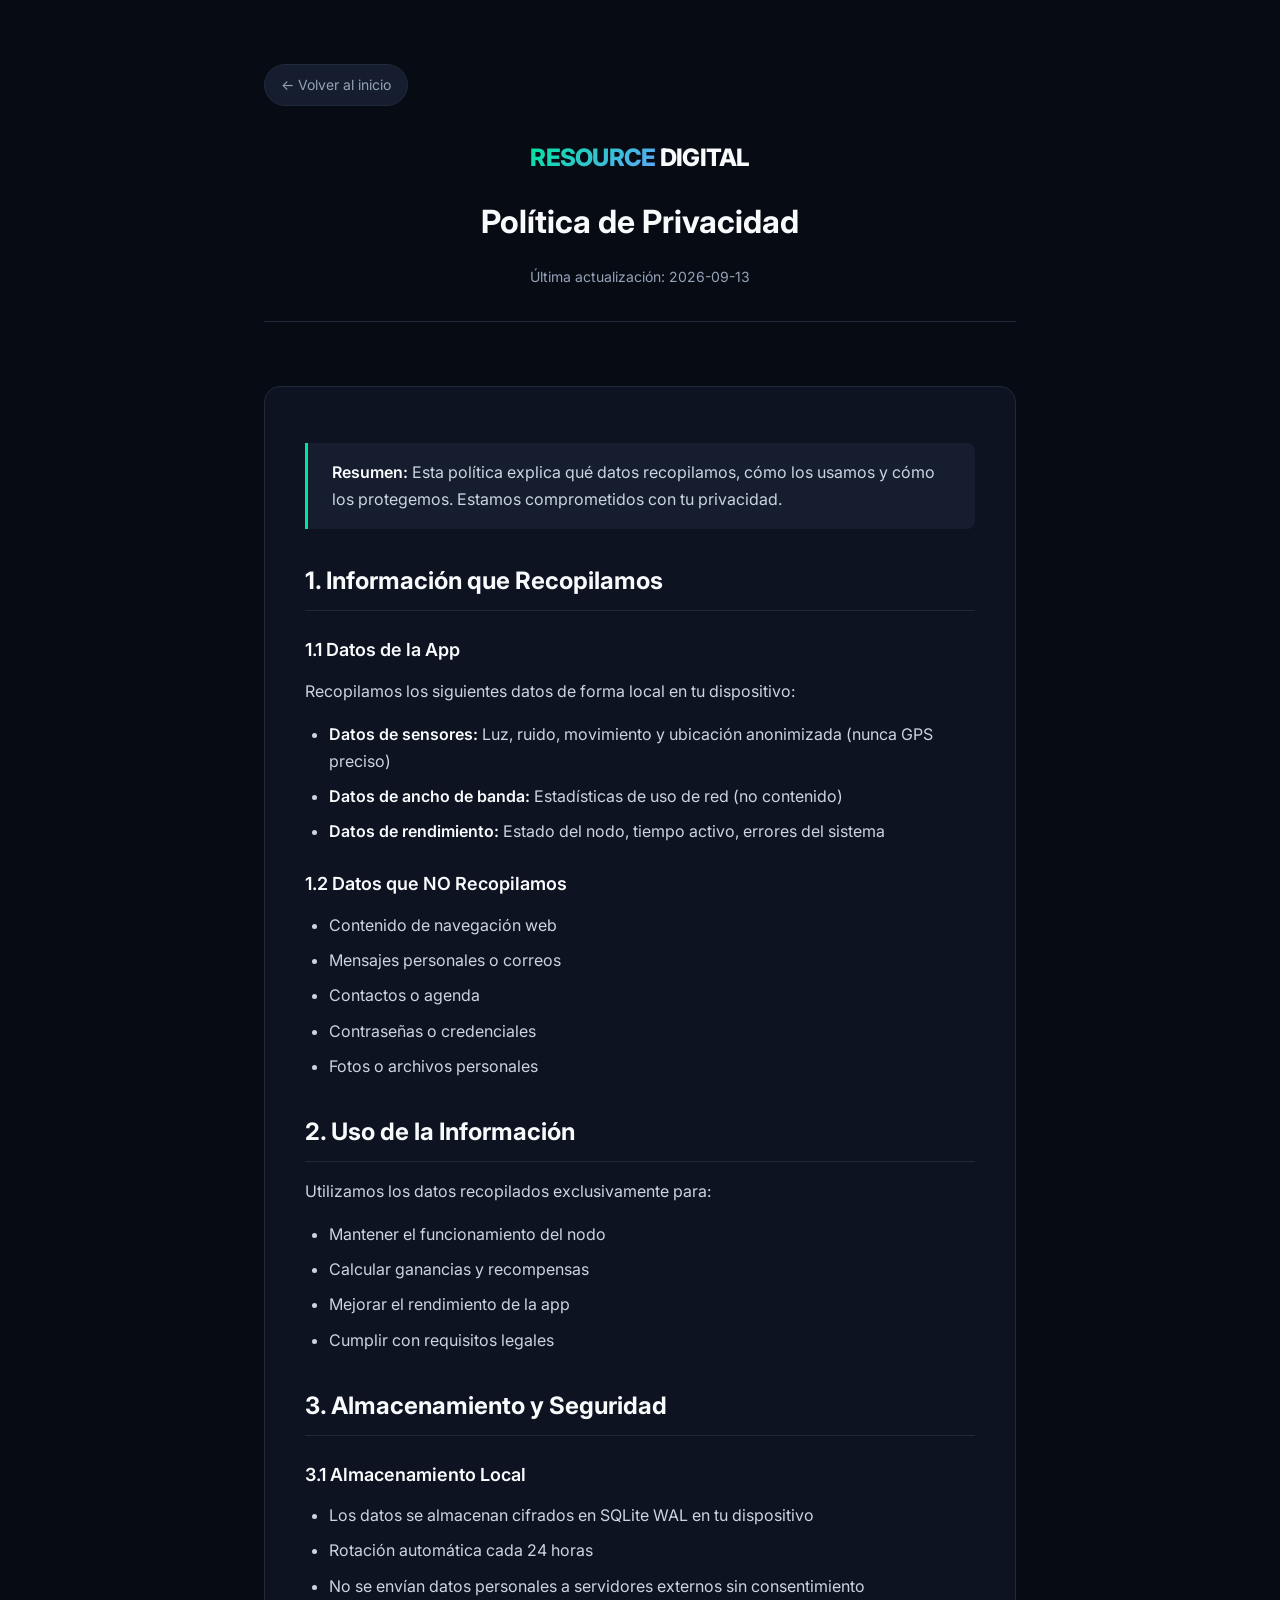
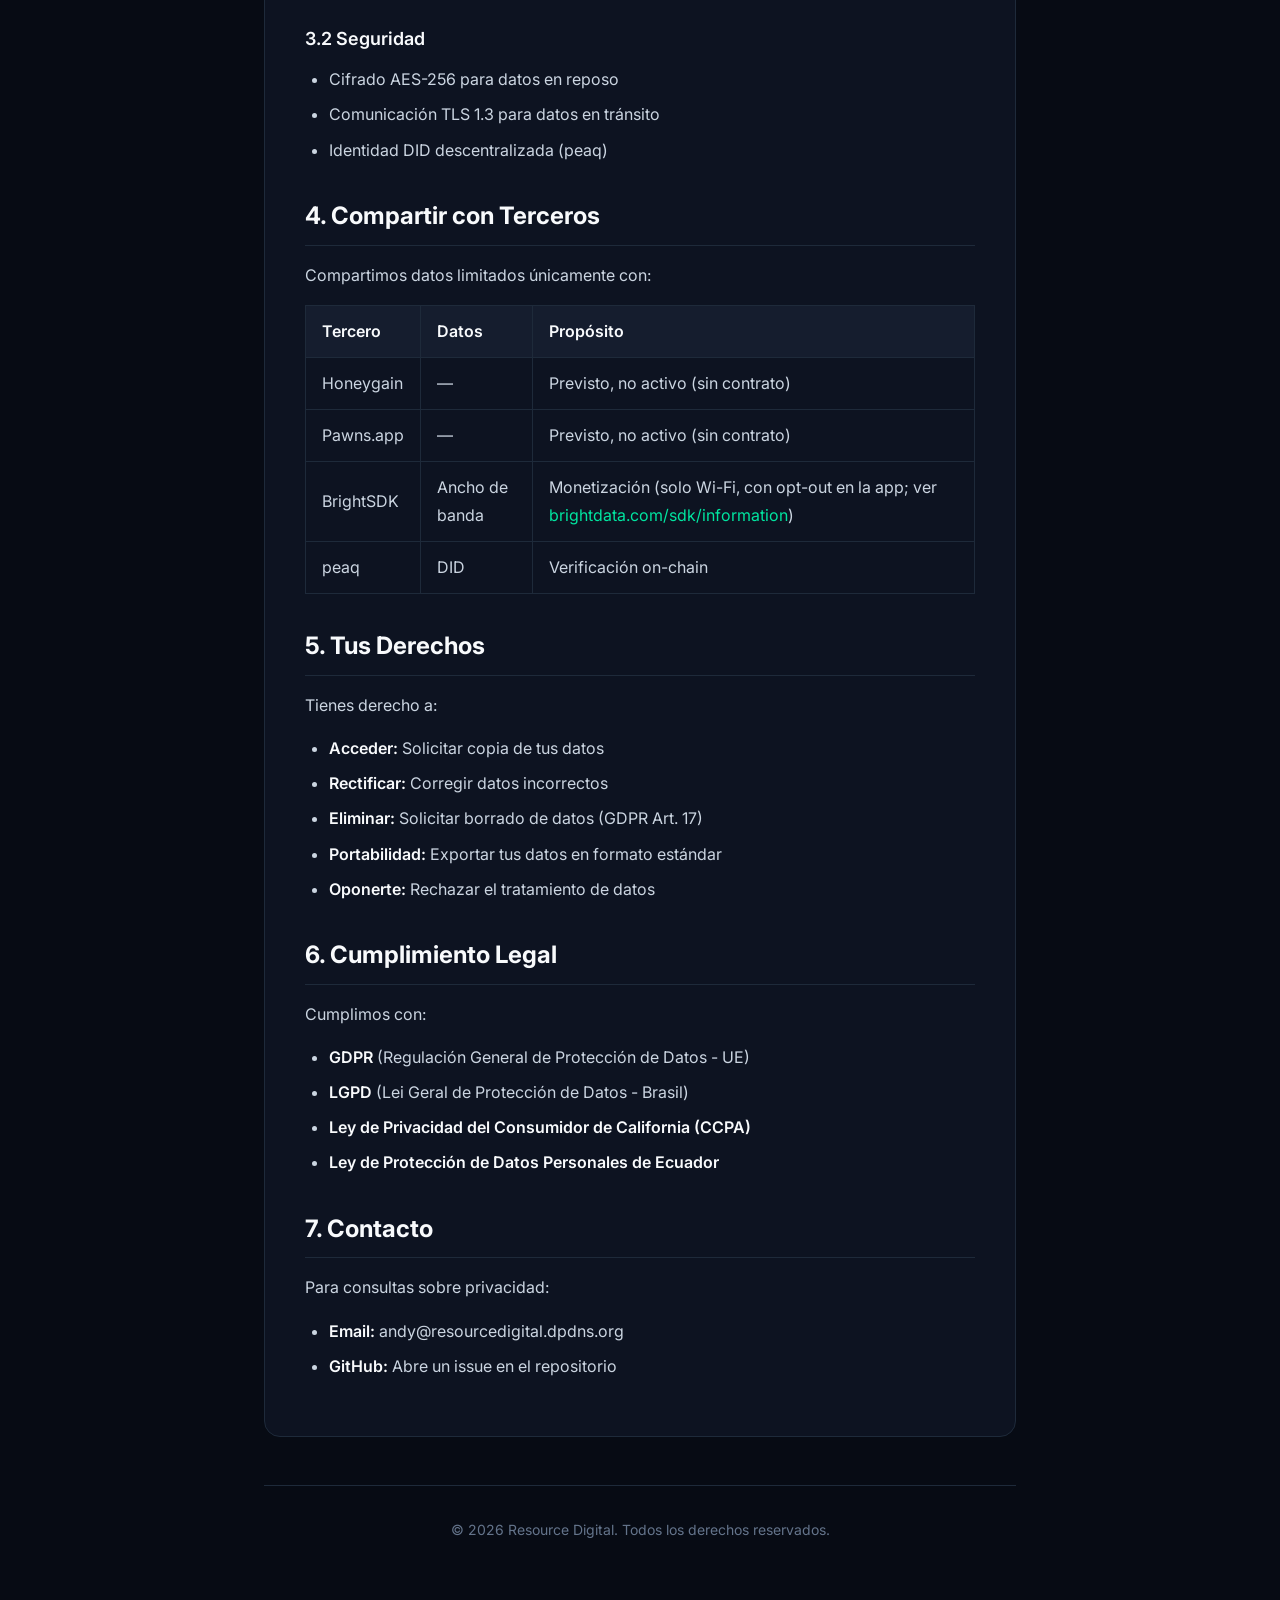
<file: legal/privacy.html>
<!DOCTYPE html>
<html lang="es">
<head>
    <meta charset="UTF-8">
    <meta name="viewport" content="width=device-width, initial-scale=1.0">
    <meta name="description" content="Resource Digital - Política de Privacidad">
    <meta name="theme-color" content="#00e5a0">
    <meta property="og:type" content="website">
    <meta property="og:title" content="Resource Digital | Política de Privacidad">
    <meta property="og:description" content="Política de Privacidad - Resource Digital">
    <title>Resource Digital | Política de Privacidad</title>
    <link rel="icon" type="image/svg+xml" href="../assets/images/favicon.svg">
    <link rel="preconnect" href="https://fonts.googleapis.com">
    <link rel="preconnect" href="https://fonts.gstatic.com" crossorigin>
    <link href="https://fonts.googleapis.com/css2?family=Inter:wght@400;500;600;700;800&family=JetBrains+Mono:wght@400;500&display=swap" rel="stylesheet">
    <style>
        :root {
            --bg-0: #070b14;
            --bg-1: #0d1321;
            --bg-2: #151d2e;
            --bg-3: #1a2540;
            --border: #1e2a3a;
            --border-hover: #2a3a52;
            --text-0: #f8fafc;
            --text-1: #cbd5e1;
            --text-2: #94a3b8;
            --text-3: #64748b;
            --accent: #00e5a0;
            --accent-dim: #00b884;
            --accent-glow: rgba(0, 229, 160, 0.12);
            --accent-glow-strong: rgba(0, 229, 160, 0.25);
            --warning: #fbbf24;
            --danger: #f87171;
            --info: #60a5fa;
            --future: #a78bfa;
            --gradient-primary: linear-gradient(135deg, var(--accent) 0%, var(--info) 100%);
            --font-sans: 'Inter', -apple-system, BlinkMacSystemFont, 'Segoe UI', sans-serif;
            --font-mono: 'JetBrains Mono', 'Fira Code', 'SF Mono', monospace;
            --fs-xs: 0.75rem;
            --fs-sm: 0.875rem;
            --fs-base: 1rem;
            --fs-lg: 1.125rem;
            --fs-xl: 1.5rem;
            --fs-2xl: 2rem;
            --fs-3xl: 2.75rem;
            --space-1: 0.25rem;
            --space-2: 0.5rem;
            --space-3: 0.75rem;
            --space-4: 1rem;
            --space-5: 1.25rem;
            --space-6: 1.5rem;
            --space-8: 2rem;
            --space-10: 2.5rem;
            --space-12: 3rem;
            --space-16: 4rem;
            --radius-sm: 8px;
            --radius-md: 12px;
            --radius-lg: 16px;
            --shadow-sm: 0 1px 3px rgba(0,0,0,0.4);
            --shadow-md: 0 4px 16px rgba(0,0,0,0.5);
            --shadow-lg: 0 12px 40px rgba(0,0,0,0.6);
            --shadow-glow: 0 0 32px var(--accent-glow);
            --ease: cubic-bezier(0.4, 0, 0.2, 1);
            --dur-fast: 150ms;
            --dur: 250ms;
            --dur-slow: 400ms;
        }
        *, *::before, *::after { box-sizing: border-box; margin: 0; padding: 0; }
        html { scroll-behavior: smooth; }
        body {
            font-family: var(--font-sans);
            background: var(--bg-0);
            color: var(--text-1);
            line-height: 1.7;
            -webkit-font-smoothing: antialiased;
            min-height: 100vh;
        }
        ::selection { background: var(--accent); color: var(--bg-0); }
        ::-webkit-scrollbar { width: 10px; }
        ::-webkit-scrollbar-track { background: var(--bg-0); }
        ::-webkit-scrollbar-thumb { background: var(--bg-3); border-radius: 5px; border: 2px solid var(--bg-0); }
        ::-webkit-scrollbar-thumb:hover { background: var(--accent-dim); }
        a { color: var(--accent); text-decoration: none; }
        a:hover { text-decoration: underline; }
        
        /* LAYOUT */
        .legal-container {
            max-width: 800px;
            margin: 0 auto;
            padding: var(--space-16) var(--space-6);
        }
        
        /* HEADER */
        .legal-header {
            text-align: center;
            margin-bottom: var(--space-16);
            padding-bottom: var(--space-8);
            border-bottom: 1px solid var(--border);
        }
        .legal-header__brand {
            font-size: var(--fs-xl);
            font-weight: 800;
            color: var(--text-0);
            text-transform: uppercase;
            letter-spacing: -0.03em;
            margin-bottom: var(--space-4);
        }
        .legal-header__brand-accent {
            background: var(--gradient-primary);
            -webkit-background-clip: text;
            -webkit-text-fill-color: transparent;
            background-clip: text;
        }
        .legal-header__title {
            font-size: var(--fs-2xl);
            font-weight: 700;
            color: var(--text-0);
            margin-bottom: var(--space-4);
        }
        .legal-header__subtitle {
            color: var(--text-2);
            font-size: var(--fs-sm);
        }
        
        /* CONTENT */
        .legal-content {
            background: var(--bg-1);
            border: 1px solid var(--border);
            border-radius: var(--radius-lg);
            padding: var(--space-10);
        }
        .legal-content h2 {
            font-size: var(--fs-xl);
            font-weight: 700;
            color: var(--text-0);
            margin: var(--space-8) 0 var(--space-4);
            padding-bottom: var(--space-2);
            border-bottom: 1px solid var(--border);
        }
        .legal-content h2:first-child { margin-top: 0; }
        .legal-content h3 {
            font-size: var(--fs-lg);
            font-weight: 600;
            color: var(--text-0);
            margin: var(--space-6) 0 var(--space-3);
        }
        .legal-content p {
            margin-bottom: var(--space-4);
            color: var(--text-1);
        }
        .legal-content ul, .legal-content ol {
            margin-bottom: var(--space-4);
            padding-left: var(--space-6);
        }
        .legal-content li {
            margin-bottom: var(--space-2);
            color: var(--text-1);
        }
        .legal-content strong { color: var(--text-0); font-weight: 600; }
        .legal-content blockquote {
            background: var(--bg-2);
            border-left: 3px solid var(--accent);
            padding: var(--space-4) var(--space-6);
            margin: var(--space-4) 0;
            border-radius: 0 var(--radius-sm) var(--radius-sm) 0;
        }
        .legal-content table {
            width: 100%;
            border-collapse: collapse;
            margin: var(--space-4) 0;
        }
        .legal-content th, .legal-content td {
            padding: var(--space-3) var(--space-4);
            text-align: left;
            border: 1px solid var(--border);
        }
        .legal-content th {
            background: var(--bg-2);
            color: var(--text-0);
            font-weight: 600;
        }
        .legal-content td { color: var(--text-1); }
        
        /* FOOTER */
        .legal-footer {
            text-align: center;
            margin-top: var(--space-12);
            padding-top: var(--space-8);
            border-top: 1px solid var(--border);
        }
        .legal-footer p {
            color: var(--text-3);
            font-size: var(--fs-sm);
        }
        
        /* BACK LINK */
        .back-link {
            display: inline-flex;
            align-items: center;
            gap: var(--space-2);
            margin-bottom: var(--space-8);
            padding: var(--space-2) var(--space-4);
            background: var(--bg-2);
            border: 1px solid var(--border);
            border-radius: 999px;
            font-size: var(--fs-sm);
            color: var(--text-2);
            transition: all var(--dur) var(--ease);
        }
        .back-link:hover {
            background: var(--bg-3);
            border-color: var(--accent);
            color: var(--accent);
            text-decoration: none;
        }
    </style>
</head>
<body>
    <div class="legal-container">
        <a href="../" class="back-link">← Volver al inicio</a>
        
        <header class="legal-header">
            <div class="legal-header__brand">
                <span class="legal-header__brand-accent">RESOURCE</span> DIGITAL
            </div>
            <h1 class="legal-header__title">Política de Privacidad</h1>
            <p class="legal-header__subtitle">Última actualización: 2026-09-13</p>
        </header>
        
        <main class="legal-content">
            
<blockquote>
<strong>Resumen:</strong> Esta política explica qué datos recopilamos, cómo los usamos y cómo los protegemos. Estamos comprometidos con tu privacidad.
</blockquote>

<h2>1. Información que Recopilamos</h2>

<h3>1.1 Datos de la App</h3>
<p>Recopilamos los siguientes datos de forma local en tu dispositivo:</p>
<ul>
<li><strong>Datos de sensores:</strong> Luz, ruido, movimiento y ubicación anonimizada (nunca GPS preciso)</li>
<li><strong>Datos de ancho de banda:</strong> Estadísticas de uso de red (no contenido)</li>
<li><strong>Datos de rendimiento:</strong> Estado del nodo, tiempo activo, errores del sistema</li>
</ul>

<h3>1.2 Datos que NO Recopilamos</h3>
<ul>
<li>Contenido de navegación web</li>
<li>Mensajes personales o correos</li>
<li>Contactos o agenda</li>
<li>Contraseñas o credenciales</li>
<li>Fotos o archivos personales</li>
</ul>

<h2>2. Uso de la Información</h2>
<p>Utilizamos los datos recopilados exclusivamente para:</p>
<ul>
<li>Mantener el funcionamiento del nodo</li>
<li>Calcular ganancias y recompensas</li>
<li>Mejorar el rendimiento de la app</li>
<li>Cumplir con requisitos legales</li>
</ul>

<h2>3. Almacenamiento y Seguridad</h2>

<h3>3.1 Almacenamiento Local</h3>
<ul>
<li>Los datos se almacenan cifrados en SQLite WAL en tu dispositivo</li>
<li>Rotación automática cada 24 horas</li>
<li>No se envían datos personales a servidores externos sin consentimiento</li>
</ul>

<h3>3.2 Seguridad</h3>
<ul>
<li>Cifrado AES-256 para datos en reposo</li>
<li>Comunicación TLS 1.3 para datos en tránsito</li>
<li>Identidad DID descentralizada (peaq)</li>
</ul>

<h2>4. Compartir con Terceros</h2>
<p>Compartimos datos limitados únicamente con:</p>
<table>
<tr><th>Tercero</th><th>Datos</th><th>Propósito</th></tr>
<tr><td>Honeygain</td><td>—</td><td>Previsto, no activo (sin contrato)</td></tr>
<tr><td>Pawns.app</td><td>—</td><td>Previsto, no activo (sin contrato)</td></tr>
<tr><td>BrightSDK</td><td>Ancho de banda</td><td>Monetización (solo Wi-Fi, con opt-out en la app; ver <a href="https://brightdata.com/sdk/information">brightdata.com/sdk/information</a>)</td></tr>
<tr><td>peaq</td><td>DID</td><td>Verificación on-chain</td></tr>
</table>

<h2>5. Tus Derechos</h2>
<p>Tienes derecho a:</p>
<ul>
<li><strong>Acceder:</strong> Solicitar copia de tus datos</li>
<li><strong>Rectificar:</strong> Corregir datos incorrectos</li>
<li><strong>Eliminar:</strong> Solicitar borrado de datos (GDPR Art. 17)</li>
<li><strong>Portabilidad:</strong> Exportar tus datos en formato estándar</li>
<li><strong>Oponerte:</strong> Rechazar el tratamiento de datos</li>
</ul>

<h2>6. Cumplimiento Legal</h2>
<p>Cumplimos con:</p>
<ul>
<li><strong>GDPR</strong> (Regulación General de Protección de Datos - UE)</li>
<li><strong>LGPD</strong> (Lei Geral de Protección de Datos - Brasil)</li>
<li><strong>Ley de Privacidad del Consumidor de California (CCPA)</strong></li>
<li><strong>Ley de Protección de Datos Personales de Ecuador</strong></li>
</ul>

<h2>7. Contacto</h2>
<p>Para consultas sobre privacidad:</p>
<ul>
<li><strong>Email:</strong> andy@resourcedigital.dpdns.org</li>
<li><strong>GitHub:</strong> Abre un issue en el repositorio</li>
</ul>

        </main>
        
        <footer class="legal-footer">
            <p>© 2026 Resource Digital. Todos los derechos reservados.</p>
        </footer>
    </div>
</body>
</html>
</file>
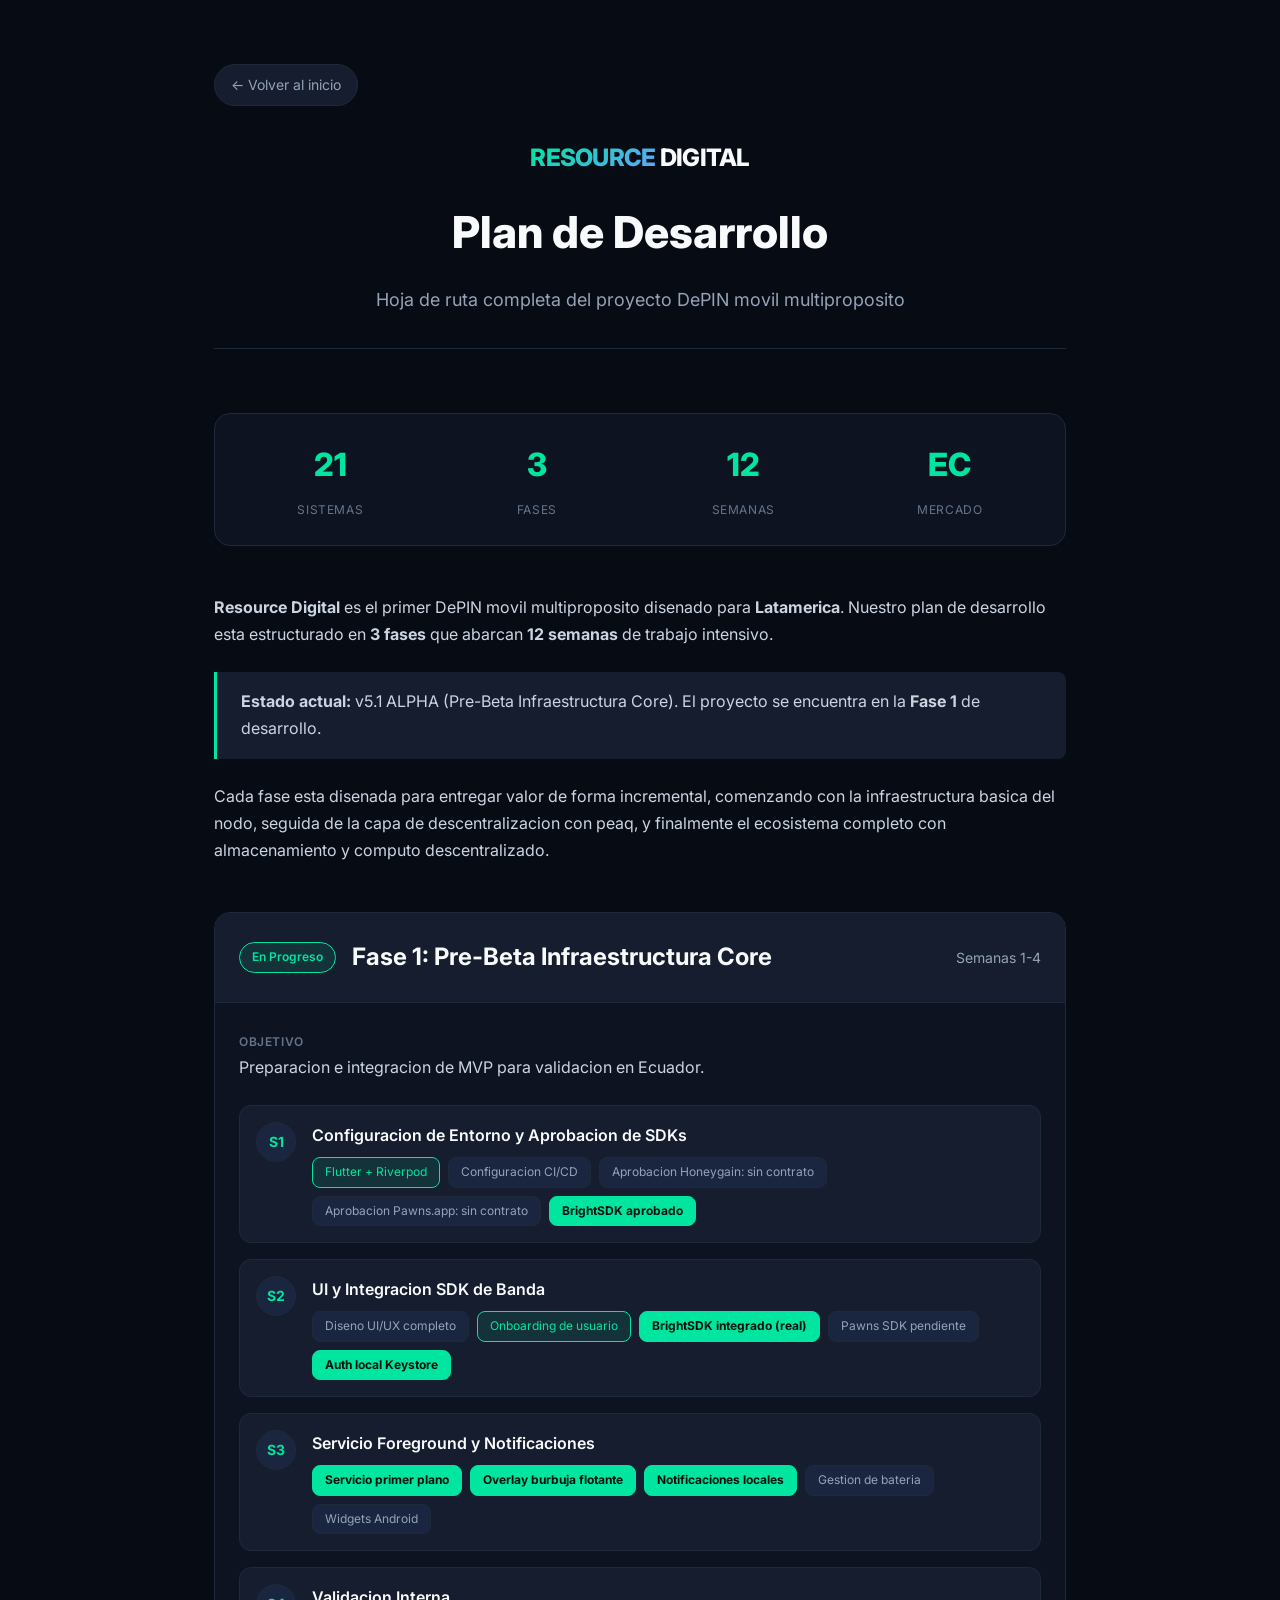
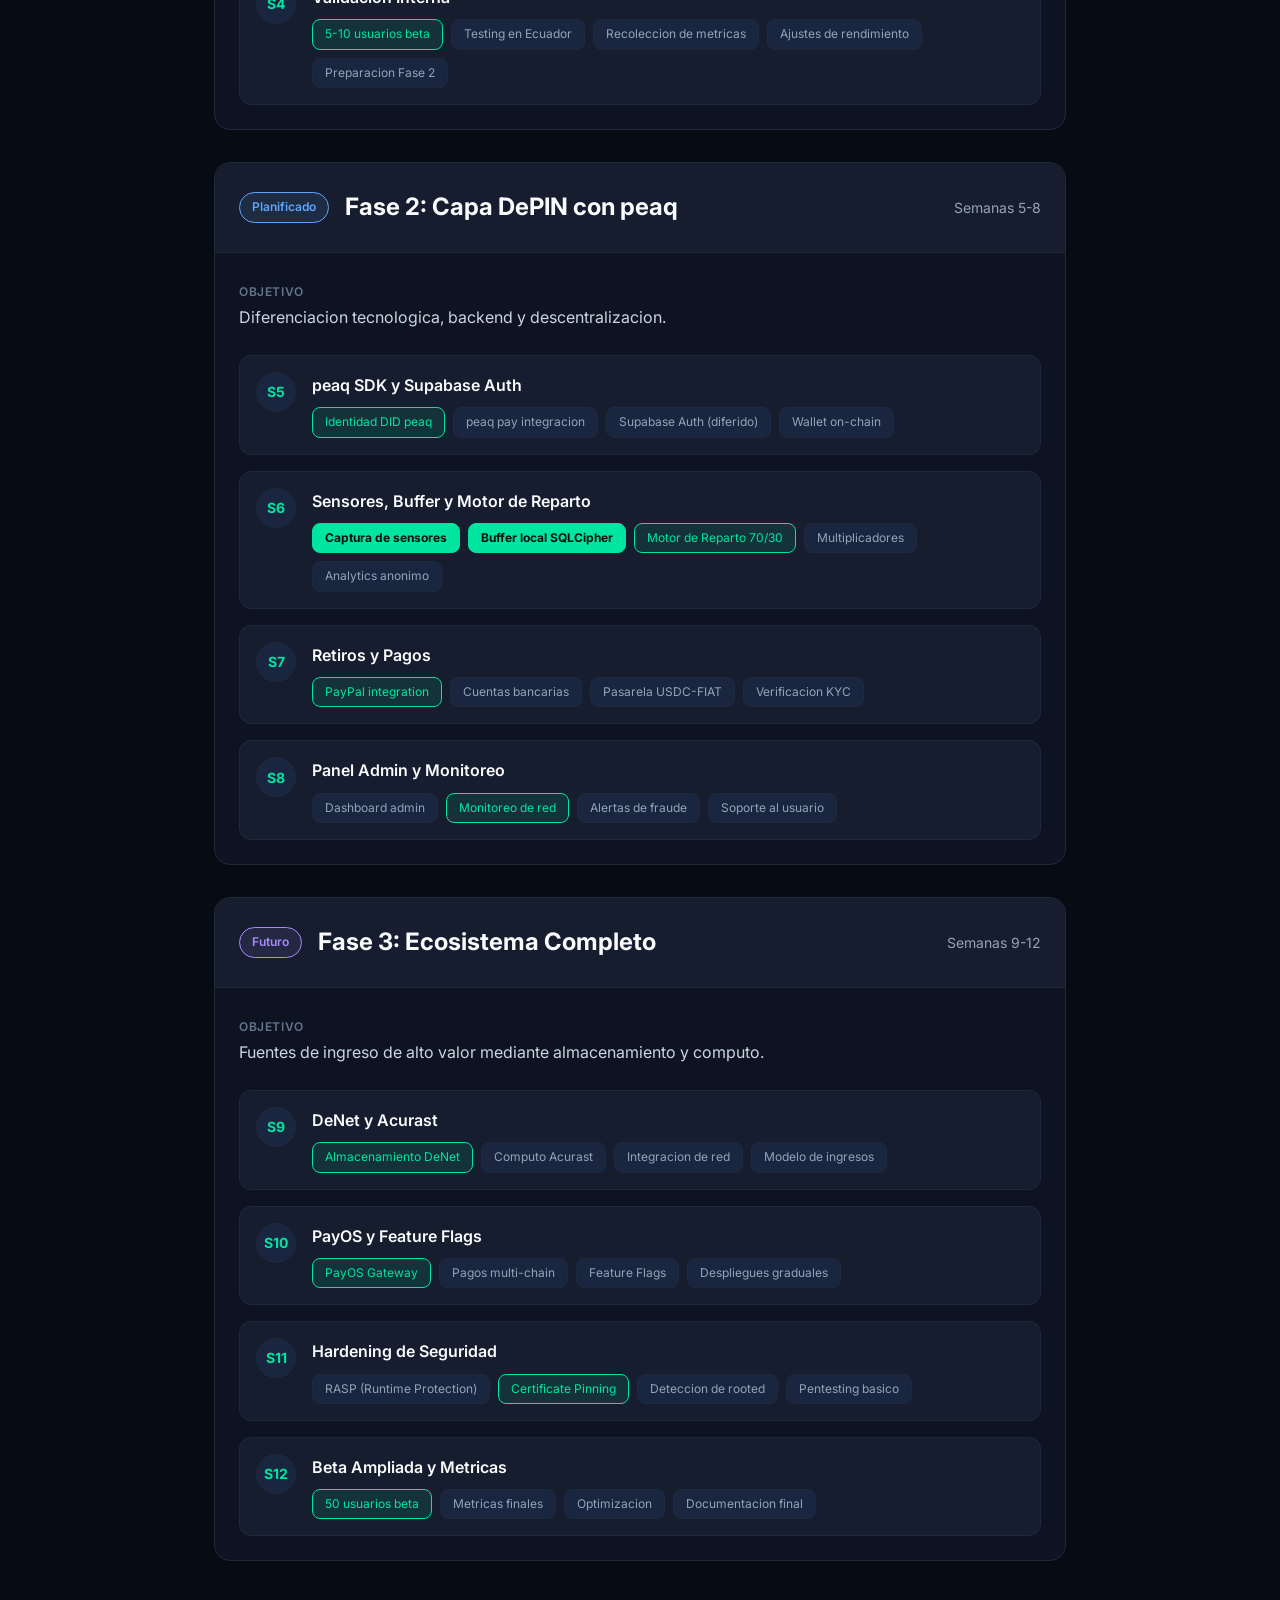
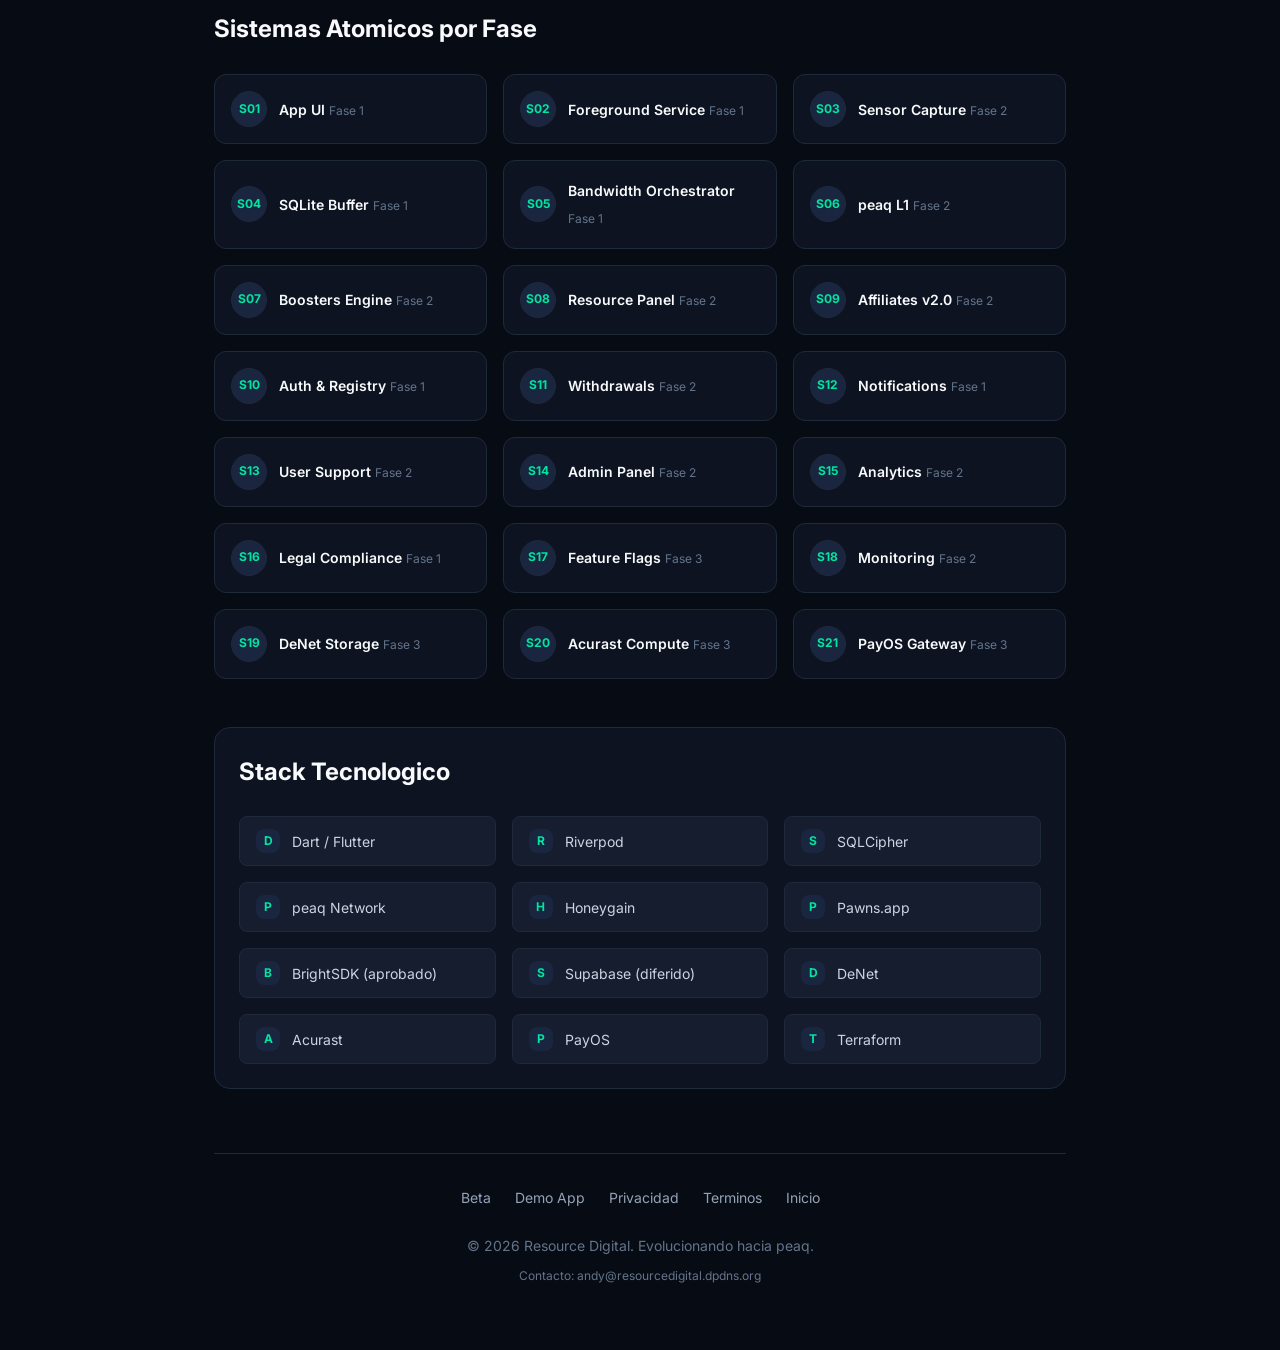
<file: legal/roadmap.html>
<!DOCTYPE html>
<html lang="es">
<head>
    <meta charset="UTF-8">
    <meta name="viewport" content="width=device-width, initial-scale=1.0">
    <meta name="description" content="Resource Digital - Plan de Desarrollo. Conoce nuestra hoja de ruta, fases y el progreso del proyecto.">
    <meta name="theme-color" content="#00e5a0">
    <meta property="og:type" content="website">
    <meta property="og:title" content="Resource Digital | Plan de Desarrollo">
    <meta property="og:description" content="Plan de Desarrollo completo - Resource Digital">
    <title>Resource Digital | Plan de Desarrollo</title>
    <link rel="icon" type="image/svg+xml" href="../assets/images/favicon.svg">
    <link rel="preconnect" href="https://fonts.googleapis.com">
    <link rel="preconnect" href="https://fonts.gstatic.com" crossorigin>
    <link href="https://fonts.googleapis.com/css2?family=Inter:wght@400;500;600;700;800&family=JetBrains+Mono:wght@400;500&display=swap" rel="stylesheet">
    <style>
        :root {
            --bg-0: #070b14;
            --bg-1: #0d1321;
            --bg-2: #151d2e;
            --bg-3: #1a2540;
            --border: #1e2a3a;
            --border-hover: #2a3a52;
            --text-0: #f8fafc;
            --text-1: #cbd5e1;
            --text-2: #94a3b8;
            --text-3: #64748b;
            --accent: #00e5a0;
            --accent-dim: #00b884;
            --accent-glow: rgba(0, 229, 160, 0.12);
            --warning: #fbbf24;
            --danger: #f87171;
            --info: #60a5fa;
            --future: #a78bfa;
            --gradient-primary: linear-gradient(135deg, var(--accent) 0%, var(--info) 100%);
            --font-sans: 'Inter', -apple-system, BlinkMacSystemFont, 'Segoe UI', sans-serif;
            --font-mono: 'JetBrains Mono', 'Fira Code', 'SF Mono', monospace;
            --fs-xs: 0.75rem;
            --fs-sm: 0.875rem;
            --fs-base: 1rem;
            --fs-lg: 1.125rem;
            --fs-xl: 1.5rem;
            --fs-2xl: 2rem;
            --fs-3xl: 2.75rem;
            --space-1: 0.25rem;
            --space-2: 0.5rem;
            --space-3: 0.75rem;
            --space-4: 1rem;
            --space-5: 1.25rem;
            --space-6: 1.5rem;
            --space-8: 2rem;
            --space-10: 2.5rem;
            --space-12: 3rem;
            --space-16: 4rem;
            --radius-sm: 8px;
            --radius-md: 12px;
            --radius-lg: 16px;
            --shadow-sm: 0 1px 3px rgba(0,0,0,0.4);
            --shadow-md: 0 4px 16px rgba(0,0,0,0.5);
            --shadow-lg: 0 12px 40px rgba(0,0,0,0.6);
            --shadow-glow: 0 0 32px var(--accent-glow);
            --ease: cubic-bezier(0.4, 0, 0.2, 1);
            --dur-fast: 150ms;
            --dur: 250ms;
            --dur-slow: 400ms;
        }
        *, *::before, *::after { box-sizing: border-box; margin: 0; padding: 0; }
        html { scroll-behavior: smooth; }
        body {
            font-family: var(--font-sans);
            background: var(--bg-0);
            color: var(--text-1);
            line-height: 1.7;
            -webkit-font-smoothing: antialiased;
            min-height: 100vh;
        }
        ::selection { background: var(--accent); color: var(--bg-0); }
        a { color: var(--accent); text-decoration: none; }
        a:hover { text-decoration: underline; }

        /* BACK LINK */
        .back-link {
            display: inline-flex;
            align-items: center;
            gap: var(--space-2);
            margin-bottom: var(--space-8);
            padding: var(--space-2) var(--space-4);
            background: var(--bg-2);
            border: 1px solid var(--border);
            border-radius: 999px;
            font-size: var(--fs-sm);
            color: var(--text-2);
            transition: all var(--dur) var(--ease);
        }
        .back-link:hover {
            background: var(--bg-3);
            border-color: var(--accent);
            color: var(--accent);
            text-decoration: none;
        }

        /* CONTAINER */
        .roadmap-container {
            max-width: 900px;
            margin: 0 auto;
            padding: var(--space-16) var(--space-6);
        }

        /* HEADER */
        .roadmap-header {
            text-align: center;
            margin-bottom: var(--space-16);
            padding-bottom: var(--space-8);
            border-bottom: 1px solid var(--border);
        }
        .roadmap-header__brand {
            font-size: var(--fs-xl);
            font-weight: 800;
            color: var(--text-0);
            text-transform: uppercase;
            letter-spacing: -0.03em;
            margin-bottom: var(--space-4);
        }
        .roadmap-header__brand-accent {
            background: var(--gradient-primary);
            -webkit-background-clip: text;
            -webkit-text-fill-color: transparent;
            background-clip: text;
        }
        .roadmap-header__title {
            font-size: var(--fs-3xl);
            font-weight: 800;
            color: var(--text-0);
            margin-bottom: var(--space-4);
        }
        .roadmap-header__subtitle {
            color: var(--text-2);
            font-size: var(--fs-lg);
        }

        /* STATUS BAR */
        .status-bar {
            background: var(--bg-1);
            border: 1px solid var(--border);
            border-radius: var(--radius-lg);
            padding: var(--space-6);
            margin-bottom: var(--space-12);
        }
        .status-bar__grid {
            display: grid;
            grid-template-columns: repeat(4, 1fr);
            gap: var(--space-6);
            text-align: center;
        }
        .status-bar__item {
            display: flex;
            flex-direction: column;
            align-items: center;
            gap: var(--space-2);
        }
        .status-bar__value {
            font-size: var(--fs-2xl);
            font-weight: 800;
            color: var(--accent);
        }
        .status-bar__label {
            font-size: var(--fs-xs);
            color: var(--text-3);
            text-transform: uppercase;
            letter-spacing: 0.05em;
        }

        /* INTRO */
        .intro-section {
            margin-bottom: var(--space-12);
        }
        .intro-section p {
            margin-bottom: var(--space-4);
            color: var(--text-1);
        }
        .intro-section__highlight {
            background: var(--bg-2);
            border-left: 3px solid var(--accent);
            padding: var(--space-4) var(--space-6);
            border-radius: 0 var(--radius-sm) var(--radius-sm) 0;
            margin: var(--space-6) 0;
        }

        /* PHASES */
        .phase {
            background: var(--bg-1);
            border: 1px solid var(--border);
            border-radius: var(--radius-lg);
            margin-bottom: var(--space-8);
            overflow: hidden;
        }
        .phase__header {
            display: flex;
            align-items: center;
            justify-content: space-between;
            padding: var(--space-6);
            background: var(--bg-2);
            border-bottom: 1px solid var(--border);
        }
        .phase__header-left {
            display: flex;
            align-items: center;
            gap: var(--space-4);
        }
        .phase__badge {
            display: inline-flex;
            align-items: center;
            gap: var(--space-2);
            padding: var(--space-1) var(--space-3);
            background: var(--bg-3);
            border: 1px solid var(--border);
            border-radius: 999px;
            font-size: var(--fs-xs);
            font-weight: 600;
            color: var(--text-2);
        }
        .phase__badge--active {
            background: rgba(0, 229, 160, 0.1);
            border-color: var(--accent);
            color: var(--accent);
        }
        .phase__badge--progress {
            background: rgba(96, 165, 250, 0.1);
            border-color: var(--info);
            color: var(--info);
        }
        .phase__badge--planned {
            background: rgba(167, 139, 250, 0.1);
            border-color: var(--future);
            color: var(--future);
        }
        .phase__title {
            font-size: var(--fs-xl);
            font-weight: 700;
            color: var(--text-0);
        }
        .phase__timeline {
            font-size: var(--fs-sm);
            color: var(--text-2);
        }
        .phase__body {
            padding: var(--space-6);
        }
        .phase__objective {
            margin-bottom: var(--space-6);
        }
        .phase__objective-label {
            font-size: var(--fs-xs);
            font-weight: 600;
            color: var(--text-3);
            text-transform: uppercase;
            letter-spacing: 0.05em;
            margin-bottom: var(--space-2);
        }
        .phase__objective-text {
            font-size: var(--fs-base);
            color: var(--text-1);
        }

        /* WEEKS */
        .weeks-grid {
            display: grid;
            gap: var(--space-4);
        }
        .week {
            display: flex;
            gap: var(--space-4);
            padding: var(--space-4);
            background: var(--bg-2);
            border: 1px solid var(--border);
            border-radius: var(--radius-md);
            transition: all var(--dur) var(--ease);
        }
        .week:hover {
            border-color: var(--accent);
            background: var(--bg-3);
        }
        .week__number {
            display: flex;
            align-items: center;
            justify-content: center;
            min-width: 40px;
            height: 40px;
            background: var(--bg-3);
            border: 1px solid var(--border);
            border-radius: 50%;
            font-size: var(--fs-sm);
            font-weight: 700;
            color: var(--accent);
        }
        .week__content {
            flex: 1;
        }
        .week__title {
            font-size: var(--fs-base);
            font-weight: 600;
            color: var(--text-0);
            margin-bottom: var(--space-2);
        }
        .week__tasks {
            display: flex;
            flex-wrap: wrap;
            gap: var(--space-2);
        }
        .week__task {
            display: inline-flex;
            align-items: center;
            gap: var(--space-1);
            padding: var(--space-1) var(--space-3);
            background: var(--bg-3);
            border: 1px solid var(--border);
            border-radius: var(--radius-sm);
            font-size: var(--fs-xs);
            color: var(--text-2);
        }
        .week__task--highlight {
            background: rgba(0, 229, 160, 0.1);
            border-color: var(--accent);
            color: var(--accent);
        }
        .week__task--done {
            background: var(--accent);
            border-color: var(--accent);
            color: #04120c;
            font-weight: 700;
        }

        /* SYSTEMS */
        .systems-section {
            margin-top: var(--space-12);
        }
        .systems-section__title {
            font-size: var(--fs-xl);
            font-weight: 700;
            color: var(--text-0);
            margin-bottom: var(--space-6);
        }
        .systems-grid {
            display: grid;
            grid-template-columns: repeat(auto-fill, minmax(250px, 1fr));
            gap: var(--space-4);
        }
        .system-card {
            display: flex;
            align-items: center;
            gap: var(--space-3);
            padding: var(--space-4);
            background: var(--bg-1);
            border: 1px solid var(--border);
            border-radius: var(--radius-md);
            transition: all var(--dur) var(--ease);
        }
        .system-card:hover {
            border-color: var(--accent);
            background: var(--bg-2);
        }
        .system-card__badge {
            display: flex;
            align-items: center;
            justify-content: center;
            min-width: 36px;
            height: 36px;
            background: var(--bg-3);
            border: 1px solid var(--border);
            border-radius: 50%;
            font-size: var(--fs-xs);
            font-weight: 700;
            color: var(--accent);
        }
        .system-card__info {
            flex: 1;
        }
        .system-card__name {
            font-size: var(--fs-sm);
            font-weight: 600;
            color: var(--text-0);
        }
        .system-card__phase {
            font-size: var(--fs-xs);
            color: var(--text-3);
        }

        /* TECH STACK */
        .tech-section {
            margin-top: var(--space-12);
            padding: var(--space-6);
            background: var(--bg-1);
            border: 1px solid var(--border);
            border-radius: var(--radius-lg);
        }
        .tech-section__title {
            font-size: var(--fs-xl);
            font-weight: 700;
            color: var(--text-0);
            margin-bottom: var(--space-6);
        }
        .tech-grid {
            display: grid;
            grid-template-columns: repeat(auto-fill, minmax(200px, 1fr));
            gap: var(--space-4);
        }
        .tech-item {
            display: flex;
            align-items: center;
            gap: var(--space-3);
            padding: var(--space-3) var(--space-4);
            background: var(--bg-2);
            border: 1px solid var(--border);
            border-radius: var(--radius-sm);
            font-size: var(--fs-sm);
            color: var(--text-1);
        }
        .tech-item__icon {
            width: 24px;
            height: 24px;
            display: flex;
            align-items: center;
            justify-content: center;
            background: var(--bg-3);
            border-radius: var(--radius-sm);
            font-size: var(--fs-xs);
            font-weight: 700;
            color: var(--accent);
        }

        /* FOOTER */
        .roadmap-footer {
            text-align: center;
            margin-top: var(--space-16);
            padding-top: var(--space-8);
            border-top: 1px solid var(--border);
        }
        .roadmap-footer p {
            color: var(--text-3);
            font-size: var(--fs-sm);
        }
        .roadmap-footer__links {
            display: flex;
            justify-content: center;
            gap: var(--space-6);
            margin-bottom: var(--space-6);
        }
        .roadmap-footer__links a {
            color: var(--text-2);
            font-size: var(--fs-sm);
            transition: color var(--dur-fast) var(--ease);
        }
        .roadmap-footer__links a:hover {
            color: var(--accent);
        }

        /* RESPONSIVE */
        @media (max-width: 768px) {
            .status-bar__grid {
                grid-template-columns: repeat(2, 1fr);
            }
            .systems-grid {
                grid-template-columns: 1fr;
            }
            .tech-grid {
                grid-template-columns: 1fr;
            }
            .phase__header {
                flex-direction: column;
                align-items: flex-start;
                gap: var(--space-3);
            }
        }
    </style>
</head>
<body>
    <div class="roadmap-container">
        <a href="../" class="back-link">← Volver al inicio</a>
        
        <header class="roadmap-header">
            <div class="roadmap-header__brand">
                <span class="roadmap-header__brand-accent">RESOURCE</span> DIGITAL
            </div>
            <h1 class="roadmap-header__title">Plan de Desarrollo</h1>
            <p class="roadmap-header__subtitle">Hoja de ruta completa del proyecto DePIN movil multiproposito</p>
        </header>

<main>

        <!-- STATUS BAR -->
        <div class="status-bar">
            <div class="status-bar__grid">
                <div class="status-bar__item">
                    <span class="status-bar__value">21</span>
                    <span class="status-bar__label">Sistemas</span>
                </div>
                <div class="status-bar__item">
                    <span class="status-bar__value">3</span>
                    <span class="status-bar__label">Fases</span>
                </div>
                <div class="status-bar__item">
                    <span class="status-bar__value">12</span>
                    <span class="status-bar__label">Semanas</span>
                </div>
                <div class="status-bar__item">
                    <span class="status-bar__value">EC</span>
                    <span class="status-bar__label">Mercado</span>
                </div>
            </div>
        </div>

        <!-- INTRO -->
        <section class="intro-section">
            <p>
                <strong>Resource Digital</strong> es el primer DePIN movil multiproposito disenado para 
                <strong>Latamerica</strong>. Nuestro plan de desarrollo esta estructurado en 
                <strong>3 fases</strong> que abarcan <strong>12 semanas</strong> de trabajo intensivo.
            </p>
            <div class="intro-section__highlight">
                <strong>Estado actual:</strong> v5.1 ALPHA (Pre-Beta Infraestructura Core). 
                El proyecto se encuentra en la <strong>Fase 1</strong> de desarrollo.
            </div>
            <p>
                Cada fase esta disenada para entregar valor de forma incremental, comenzando con la 
                infraestructura basica del nodo, seguida de la capa de descentralizacion con peaq, 
                y finalmente el ecosistema completo con almacenamiento y computo descentralizado.
            </p>
        </section>

        <!-- FASE 1 -->
        <div class="phase">
            <div class="phase__header">
                <div class="phase__header-left">
                    <span class="phase__badge phase__badge--active">En Progreso</span>
                    <h2 class="phase__title">Fase 1: Pre-Beta Infraestructura Core</h2>
                </div>
                <span class="phase__timeline">Semanas 1-4</span>
            </div>
            <div class="phase__body">
                <div class="phase__objective">
                    <span class="phase__objective-label">Objetivo</span>
                    <p class="phase__objective-text">Preparacion e integracion de MVP para validacion en Ecuador.</p>
                </div>
                <div class="weeks-grid">
                    <div class="week">
                        <div class="week__number">S1</div>
                        <div class="week__content">
                            <h3 class="week__title">Configuracion de Entorno y Aprobacion de SDKs</h3>
                            <div class="week__tasks">
                                <span class="week__task week__task--highlight">Flutter + Riverpod</span>
                                <span class="week__task">Configuracion CI/CD</span>
                                <span class="week__task">Aprobacion Honeygain: sin contrato</span>
                                <span class="week__task">Aprobacion Pawns.app: sin contrato</span>
                                <span class="week__task week__task--done">BrightSDK aprobado</span>
                            </div>
                        </div>
                    </div>
                    <div class="week">
                        <div class="week__number">S2</div>
                        <div class="week__content">
                            <h3 class="week__title">UI y Integracion SDK de Banda</h3>
                            <div class="week__tasks">
                                <span class="week__task">Diseno UI/UX completo</span>
                                <span class="week__task week__task--highlight">Onboarding de usuario</span>
                                <span class="week__task week__task--done">BrightSDK integrado (real)</span>
                                <span class="week__task">Pawns SDK pendiente</span>
                                <span class="week__task week__task--done">Auth local Keystore</span>
                            </div>
                        </div>
                    </div>
                    <div class="week">
                        <div class="week__number">S3</div>
                        <div class="week__content">
                            <h3 class="week__title">Servicio Foreground y Notificaciones</h3>
                            <div class="week__tasks">
                                <span class="week__task week__task--done">Servicio primer plano</span>
                                <span class="week__task week__task--done">Overlay burbuja flotante</span>
                                <span class="week__task week__task--done">Notificaciones locales</span>
                                <span class="week__task">Gestion de bateria</span>
                                <span class="week__task">Widgets Android</span>
                            </div>
                        </div>
                    </div>
                    <div class="week">
                        <div class="week__number">S4</div>
                        <div class="week__content">
                            <h3 class="week__title">Validacion Interna</h3>
                            <div class="week__tasks">
                                <span class="week__task week__task--highlight">5-10 usuarios beta</span>
                                <span class="week__task">Testing en Ecuador</span>
                                <span class="week__task">Recoleccion de metricas</span>
                                <span class="week__task">Ajustes de rendimiento</span>
                                <span class="week__task">Preparacion Fase 2</span>
                            </div>
                        </div>
                    </div>
                </div>
            </div>
        </div>

        <!-- FASE 2 -->
        <div class="phase">
            <div class="phase__header">
                <div class="phase__header-left">
                    <span class="phase__badge phase__badge--progress">Planificado</span>
                    <h2 class="phase__title">Fase 2: Capa DePIN con peaq</h2>
                </div>
                <span class="phase__timeline">Semanas 5-8</span>
            </div>
            <div class="phase__body">
                <div class="phase__objective">
                    <span class="phase__objective-label">Objetivo</span>
                    <p class="phase__objective-text">Diferenciacion tecnologica, backend y descentralizacion.</p>
                </div>
                <div class="weeks-grid">
                    <div class="week">
                        <div class="week__number">S5</div>
                        <div class="week__content">
                            <h3 class="week__title">peaq SDK y Supabase Auth</h3>
                            <div class="week__tasks">
                                <span class="week__task week__task--highlight">Identidad DID peaq</span>
                                <span class="week__task">peaq pay integracion</span>
                                <span class="week__task">Supabase Auth (diferido)</span>
                                <span class="week__task">Wallet on-chain</span>
                            </div>
                        </div>
                    </div>
                    <div class="week">
                        <div class="week__number">S6</div>
                        <div class="week__content">
                            <h3 class="week__title">Sensores, Buffer y Motor de Reparto</h3>
                            <div class="week__tasks">
                                <span class="week__task week__task--done">Captura de sensores</span>
                                <span class="week__task week__task--done">Buffer local SQLCipher</span>
                                <span class="week__task week__task--highlight">Motor de Reparto 70/30</span>
                                <span class="week__task">Multiplicadores</span>
                                <span class="week__task">Analytics anonimo</span>
                            </div>
                        </div>
                    </div>
                    <div class="week">
                        <div class="week__number">S7</div>
                        <div class="week__content">
                            <h3 class="week__title">Retiros y Pagos</h3>
                            <div class="week__tasks">
                                <span class="week__task week__task--highlight">PayPal integration</span>
                                <span class="week__task">Cuentas bancarias</span>
                                <span class="week__task">Pasarela USDC-FIAT</span>
                                <span class="week__task">Verificacion KYC</span>
                            </div>
                        </div>
                    </div>
                    <div class="week">
                        <div class="week__number">S8</div>
                        <div class="week__content">
                            <h3 class="week__title">Panel Admin y Monitoreo</h3>
                            <div class="week__tasks">
                                <span class="week__task">Dashboard admin</span>
                                <span class="week__task week__task--highlight">Monitoreo de red</span>
                                <span class="week__task">Alertas de fraude</span>
                                <span class="week__task">Soporte al usuario</span>
                            </div>
                        </div>
                    </div>
                </div>
            </div>
        </div>

        <!-- FASE 3 -->
        <div class="phase">
            <div class="phase__header">
                <div class="phase__header-left">
                    <span class="phase__badge phase__badge--planned">Futuro</span>
                    <h2 class="phase__title">Fase 3: Ecosistema Completo</h2>
                </div>
                <span class="phase__timeline">Semanas 9-12</span>
            </div>
            <div class="phase__body">
                <div class="phase__objective">
                    <span class="phase__objective-label">Objetivo</span>
                    <p class="phase__objective-text">Fuentes de ingreso de alto valor mediante almacenamiento y computo.</p>
                </div>
                <div class="weeks-grid">
                    <div class="week">
                        <div class="week__number">S9</div>
                        <div class="week__content">
                            <h3 class="week__title">DeNet y Acurast</h3>
                            <div class="week__tasks">
                                <span class="week__task week__task--highlight">Almacenamiento DeNet</span>
                                <span class="week__task">Computo Acurast</span>
                                <span class="week__task">Integracion de red</span>
                                <span class="week__task">Modelo de ingresos</span>
                            </div>
                        </div>
                    </div>
                    <div class="week">
                        <div class="week__number">S10</div>
                        <div class="week__content">
                            <h3 class="week__title">PayOS y Feature Flags</h3>
                            <div class="week__tasks">
                                <span class="week__task week__task--highlight">PayOS Gateway</span>
                                <span class="week__task">Pagos multi-chain</span>
                                <span class="week__task">Feature Flags</span>
                                <span class="week__task">Despliegues graduales</span>
                            </div>
                        </div>
                    </div>
                    <div class="week">
                        <div class="week__number">S11</div>
                        <div class="week__content">
                            <h3 class="week__title">Hardening de Seguridad</h3>
                            <div class="week__tasks">
                                <span class="week__task">RASP (Runtime Protection)</span>
                                <span class="week__task week__task--highlight">Certificate Pinning</span>
                                <span class="week__task">Deteccion de rooted</span>
                                <span class="week__task">Pentesting basico</span>
                            </div>
                        </div>
                    </div>
                    <div class="week">
                        <div class="week__number">S12</div>
                        <div class="week__content">
                            <h3 class="week__title">Beta Ampliada y Metricas</h3>
                            <div class="week__tasks">
                                <span class="week__task week__task--highlight">50 usuarios beta</span>
                                <span class="week__task">Metricas finales</span>
                                <span class="week__task">Optimizacion</span>
                                <span class="week__task">Documentacion final</span>
                            </div>
                        </div>
                    </div>
                </div>
            </div>
        </div>

        <!-- SISTEMAS -->
        <section class="systems-section">
            <h2 class="systems-section__title">Sistemas Atomicos por Fase</h2>
            <div class="systems-grid">
                <div class="system-card">
                    <span class="system-card__badge">S01</span>
                    <div class="system-card__info">
                        <span class="system-card__name">App UI</span>
                        <span class="system-card__phase">Fase 1</span>
                    </div>
                </div>
                <div class="system-card">
                    <span class="system-card__badge">S02</span>
                    <div class="system-card__info">
                        <span class="system-card__name">Foreground Service</span>
                        <span class="system-card__phase">Fase 1</span>
                    </div>
                </div>
                <div class="system-card">
                    <span class="system-card__badge">S03</span>
                    <div class="system-card__info">
                        <span class="system-card__name">Sensor Capture</span>
                        <span class="system-card__phase">Fase 2</span>
                    </div>
                </div>
                <div class="system-card">
                    <span class="system-card__badge">S04</span>
                    <div class="system-card__info">
                        <span class="system-card__name">SQLite Buffer</span>
                        <span class="system-card__phase">Fase 1</span>
                    </div>
                </div>
                <div class="system-card">
                    <span class="system-card__badge">S05</span>
                    <div class="system-card__info">
                        <span class="system-card__name">Bandwidth Orchestrator</span>
                        <span class="system-card__phase">Fase 1</span>
                    </div>
                </div>
                <div class="system-card">
                    <span class="system-card__badge">S06</span>
                    <div class="system-card__info">
                        <span class="system-card__name">peaq L1</span>
                        <span class="system-card__phase">Fase 2</span>
                    </div>
                </div>
                <div class="system-card">
                    <span class="system-card__badge">S07</span>
                    <div class="system-card__info">
                        <span class="system-card__name">Boosters Engine</span>
                        <span class="system-card__phase">Fase 2</span>
                    </div>
                </div>
                <div class="system-card">
                    <span class="system-card__badge">S08</span>
                    <div class="system-card__info">
                        <span class="system-card__name">Resource Panel</span>
                        <span class="system-card__phase">Fase 2</span>
                    </div>
                </div>
                <div class="system-card">
                    <span class="system-card__badge">S09</span>
                    <div class="system-card__info">
                        <span class="system-card__name">Affiliates v2.0</span>
                        <span class="system-card__phase">Fase 2</span>
                    </div>
                </div>
                <div class="system-card">
                    <span class="system-card__badge">S10</span>
                    <div class="system-card__info">
                        <span class="system-card__name">Auth & Registry</span>
                        <span class="system-card__phase">Fase 1</span>
                    </div>
                </div>
                <div class="system-card">
                    <span class="system-card__badge">S11</span>
                    <div class="system-card__info">
                        <span class="system-card__name">Withdrawals</span>
                        <span class="system-card__phase">Fase 2</span>
                    </div>
                </div>
                <div class="system-card">
                    <span class="system-card__badge">S12</span>
                    <div class="system-card__info">
                        <span class="system-card__name">Notifications</span>
                        <span class="system-card__phase">Fase 1</span>
                    </div>
                </div>
                <div class="system-card">
                    <span class="system-card__badge">S13</span>
                    <div class="system-card__info">
                        <span class="system-card__name">User Support</span>
                        <span class="system-card__phase">Fase 2</span>
                    </div>
                </div>
                <div class="system-card">
                    <span class="system-card__badge">S14</span>
                    <div class="system-card__info">
                        <span class="system-card__name">Admin Panel</span>
                        <span class="system-card__phase">Fase 2</span>
                    </div>
                </div>
                <div class="system-card">
                    <span class="system-card__badge">S15</span>
                    <div class="system-card__info">
                        <span class="system-card__name">Analytics</span>
                        <span class="system-card__phase">Fase 2</span>
                    </div>
                </div>
                <div class="system-card">
                    <span class="system-card__badge">S16</span>
                    <div class="system-card__info">
                        <span class="system-card__name">Legal Compliance</span>
                        <span class="system-card__phase">Fase 1</span>
                    </div>
                </div>
                <div class="system-card">
                    <span class="system-card__badge">S17</span>
                    <div class="system-card__info">
                        <span class="system-card__name">Feature Flags</span>
                        <span class="system-card__phase">Fase 3</span>
                    </div>
                </div>
                <div class="system-card">
                    <span class="system-card__badge">S18</span>
                    <div class="system-card__info">
                        <span class="system-card__name">Monitoring</span>
                        <span class="system-card__phase">Fase 2</span>
                    </div>
                </div>
                <div class="system-card">
                    <span class="system-card__badge">S19</span>
                    <div class="system-card__info">
                        <span class="system-card__name">DeNet Storage</span>
                        <span class="system-card__phase">Fase 3</span>
                    </div>
                </div>
                <div class="system-card">
                    <span class="system-card__badge">S20</span>
                    <div class="system-card__info">
                        <span class="system-card__name">Acurast Compute</span>
                        <span class="system-card__phase">Fase 3</span>
                    </div>
                </div>
                <div class="system-card">
                    <span class="system-card__badge">S21</span>
                    <div class="system-card__info">
                        <span class="system-card__name">PayOS Gateway</span>
                        <span class="system-card__phase">Fase 3</span>
                    </div>
                </div>
            </div>
        </section>

        <!-- TECH STACK -->
        <section class="tech-section">
            <h2 class="tech-section__title">Stack Tecnologico</h2>
            <div class="tech-grid">
                <div class="tech-item">
                    <span class="tech-item__icon">D</span>
                    <span>Dart / Flutter</span>
                </div>
                <div class="tech-item">
                    <span class="tech-item__icon">R</span>
                    <span>Riverpod</span>
                </div>
                <div class="tech-item">
                    <span class="tech-item__icon">S</span>
                    <span>SQLCipher</span>
                </div>
                <div class="tech-item">
                    <span class="tech-item__icon">P</span>
                    <span>peaq Network</span>
                </div>
                <div class="tech-item">
                    <span class="tech-item__icon">H</span>
                    <span>Honeygain</span>
                </div>
                <div class="tech-item">
                    <span class="tech-item__icon">P</span>
                    <span>Pawns.app</span>
                </div>
                <div class="tech-item">
                    <span class="tech-item__icon">B</span>
                    <span>BrightSDK (aprobado)</span>
                </div>
                <div class="tech-item">
                    <span class="tech-item__icon">S</span>
                    <span>Supabase (diferido)</span>
                </div>
                <div class="tech-item">
                    <span class="tech-item__icon">D</span>
                    <span>DeNet</span>
                </div>
                <div class="tech-item">
                    <span class="tech-item__icon">A</span>
                    <span>Acurast</span>
                </div>
                <div class="tech-item">
                    <span class="tech-item__icon">P</span>
                    <span>PayOS</span>
                </div>
                <div class="tech-item">
                    <span class="tech-item__icon">T</span>
                    <span>Terraform</span>
                </div>
            </div>
        </section>

        <!-- FOOTER -->
        </main>

<footer class="roadmap-footer">
            <div class="roadmap-footer__links">
                <a href="beta.html">Beta</a>
                <a href="app-simulator.html">Demo App</a>
                <a href="privacy.html">Privacidad</a>
                <a href="terms.html">Terminos</a>
                <a href="../">Inicio</a>
            </div>
            <p>© 2026 Resource Digital. Evolucionando hacia peaq.</p>
            <p style="margin-top: var(--space-2); font-size: var(--fs-xs);">
                Contacto: andy@resourcedigital.dpdns.org
            </p>
        </footer>
    </div>
</body>
</html>
</file>
